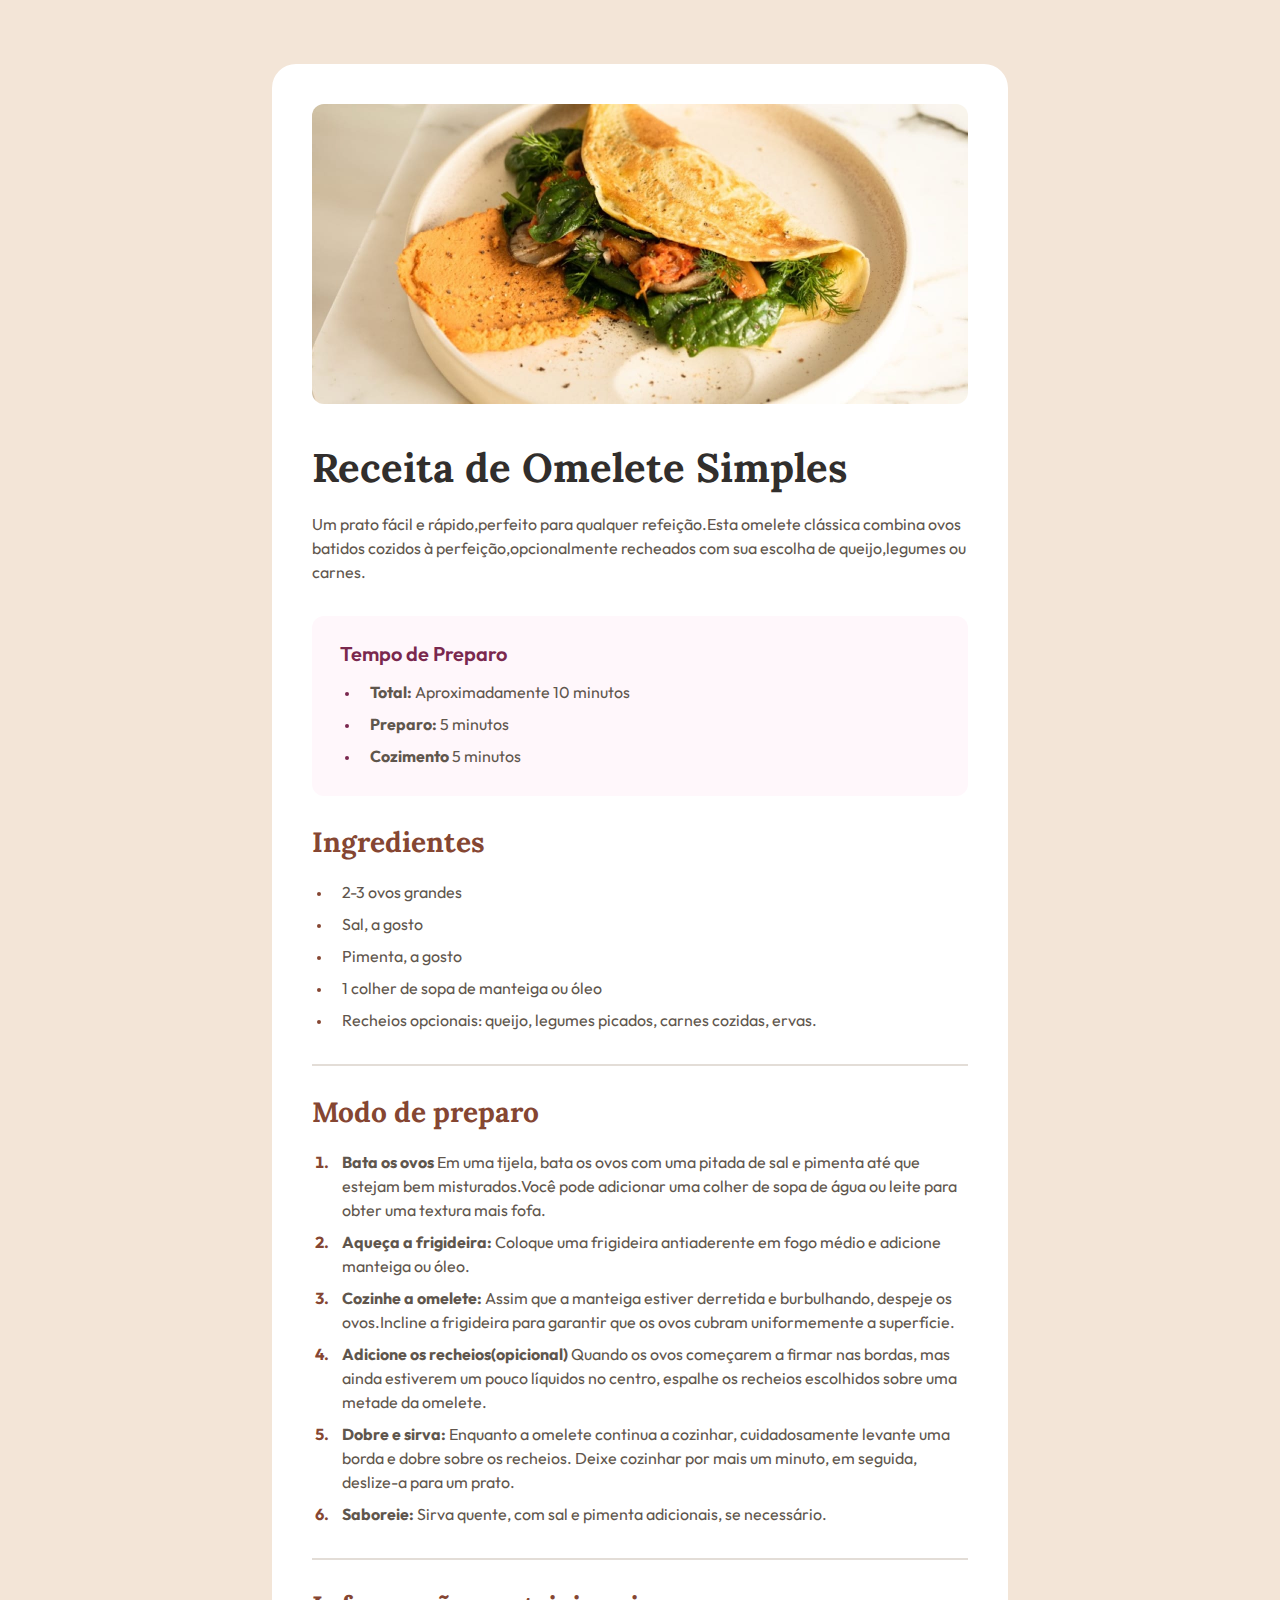
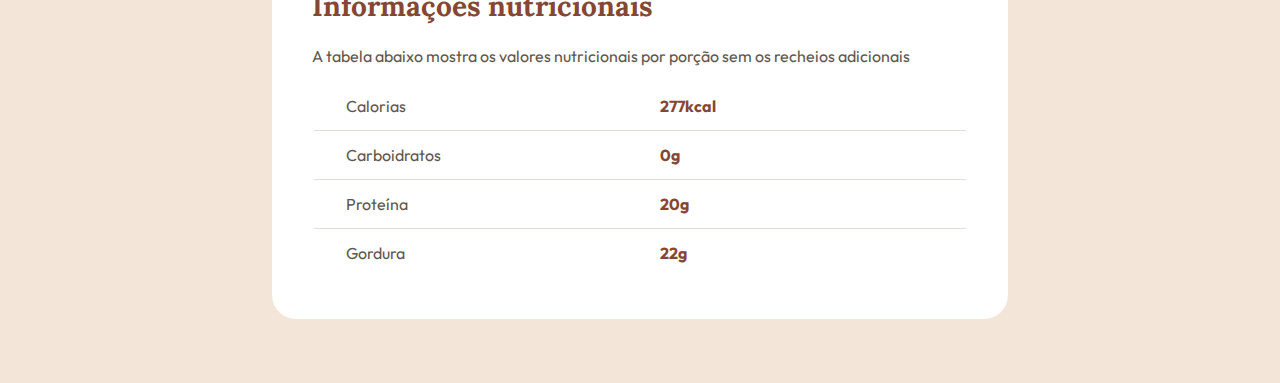
<file: index.html>
<!DOCTYPE html>
<html lang="pt-BR">
<head>
    <meta charset="UTF-8">
    <meta name="viewport" content="width=device-width, initial-scale=1.0">
    <link rel="preconnect" href="https://fonts.googleapis.com">
    <link rel="preconnect" href="https://fonts.gstatic.com" crossorigin>
    <link href="https://fonts.googleapis.com/css2?family=Lora:ital,wght@0,400..700;1,400..700&family=Outfit:wght@100..900&display=swap" rel="stylesheet">
    <link rel="stylesheet" href="style.css">
    <title>Receita de Omelete</title>
</head>
<body>
    <div>
        <img src="/image-omelette.jpeg" alt="imagem de um omelete recheado de folhas verdes e legumes">

        <h1>  Receita de Omelete Simples</h1>
        <p>Um prato fácil e rápido,perfeito para qualquer refeição.Esta omelete clássica combina ovos batidos cozidos à perfeição,opcionalmente recheados com sua escolha de queijo,legumes ou carnes.</p>

        <div class="tempo">
            <h2>Tempo de Preparo</h2>

        <ul>
            <li>
                <strong>Total:</strong> Aproximadamente 10 minutos
            </li>
            <li>
                <strong>Preparo:</strong> 5 minutos
            </li>
            <li>
                <strong>Cozimento</strong> 5 minutos
            </li>
        </ul>
        </div>
    
    <div class="ingredientes">
            <h2>Ingredientes</h2>

        <ul>
            <li>2-3 ovos grandes</li>
            <li>Sal, a gosto</li>
            <li>Pimenta, a gosto</li>
            <li>1 colher de sopa de manteiga ou óleo</li>
            <li>Recheios opcionais: queijo, legumes picados, carnes cozidas, ervas.</li>
        </ul>
    </div>

    <hr>

    <div class="modo">
        <h2>Modo de preparo</h2>

        <ol>
            <li>
                <strong>Bata os ovos</strong> Em uma tijela, bata os ovos com uma pitada de sal e pimenta até que estejam bem misturados.Você pode adicionar uma colher de sopa de água ou leite para obter uma textura mais fofa.
            </li>
            <li>
                <strong>Aqueça a frigideira:</strong> Coloque uma frigideira antiaderente em fogo médio e adicione manteiga ou óleo.
            </li>
            <li>
                <strong>Cozinhe a omelete:</strong> Assim que a manteiga estiver derretida e burbulhando, despeje os ovos.Incline a frigideira para garantir que os ovos cubram uniformemente a superfície.
            </li>
            <li>
                <strong>Adicione os recheios(opicional)</strong> Quando os ovos começarem a firmar nas bordas, mas ainda estiverem um pouco líquidos no centro, espalhe os recheios escolhidos sobre uma metade da omelete.
            </li>
            <li>
                <strong>Dobre e sirva:</strong> Enquanto a omelete continua a cozinhar, cuidadosamente levante uma borda e dobre sobre os recheios. Deixe cozinhar por mais um minuto, em seguida, deslize-a para um prato.
            </li>
            <li>
                <strong>Saboreie:</strong> Sirva quente, com sal e pimenta adicionais, se necessário.
            </li>
        </ol>
    </div>

    <hr>

    <div class="informacoes">

        <h2>Informações nutricionais</h2>

        <p>A tabela abaixo mostra os valores nutricionais por porção sem os recheios adicionais</p>

          <table>
            <tr>
                <th>Calorias</th>
                <td>277kcal</td>
            </tr>
            <tr>
                <th>Carboidratos</th>
                <td>0g</td>
            </tr>
            <tr>
                <th>Proteína</th>
                <td>20g</td>
            </tr>
            <tr>
                <th>Gordura</th>
                <td>22g</td>
            </tr>
          </table>
    </div>
   </div> 
</body>
</html>
</file>
<file: style.css>
* {
   margin: 0;
   padding: 0;
   box-sizing: border-box;
   -webkit-font-smoothing: antialiased;
}

body {
    background-color: #f3e5d7;
}

body > div {
    background-color: #fff;
    max-width: 736px;
    margin-inline: auto;
    margin-block: 64px;
    padding: 40px;
    border-radius: 24px;

}

div img {
    width: 100%;
    border-radius: 12px;
    margin-bottom: 40px;
}

h1, h2{
    font-family: "Lora", serif;
}

h1 {
   font-size: 40px;
   color: #312e2c;
   line-height: 100%; 
   margin-bottom: 24px;
}

p, li, th, td {
    font-family: "Outfit", sans-serif;

}

p{
    color: #5f564d;
    line-height: 150%;
    margin-bottom: 32px;
}

.tempo {
    background-color: #fff7fb;
    padding: 28px;
    border-radius: 12px;
    margin-bottom: 32px;

}

.tempo h2{
    font-size: 20px;
    font-weight: 600;
    line-height: 100%;
    font-family: "Outfit", sans-serif;
    color: #7a284e;
    margin-bottom: 16px;
}

li {
    padding-left: 10px;
    color: #5f564d;
    line-height: 150%;
}

li + li {
    margin-top: 8px;
}

ol, ul{
    margin-left: 20px;
}

.tempo li::marker{
    color: #7a284e;
    font-size: 12px;
}

h2 {
    font-size: 28px;
    color: #854632;
    line-height: 100%;
    margin-bottom: 24px;
}

.ingredientes li::marker {
    font-size: 12px;
    color: #854632;
}

hr {
    border: 1px solid #e3ddd7;
    margin-block: 32px;
}

.modo li::marker {
    color: #854632;
    font-weight: 700;
}

.informacoes p {
    margin-bottom: 24px;
}

table {
    width: 100%;
}

th, td {
    border-bottom: 1px solid #e3ddd7;
    width: 100%;
}

tr {
    display: flex;
}

th {
    text-align: left;
    padding-left: 32px;
    font-weight: 400;
    color: #5f564d;
    line-height: 150%;
}

td {
    padding-left: 16px;
    font-weight: 700;
    color: #854632;
    line-height: 150%;
}

tr + tr th,
tr + tr td {
    padding-block: 12px;
}

tr:nth-of-type(1) th,
tr:nth-of-type(1) td{
    padding-bottom: 12px;
}

tr:nth-of-type(4) th,
tr:nth-of-type(4) td {
    border: none;
}
</file>
